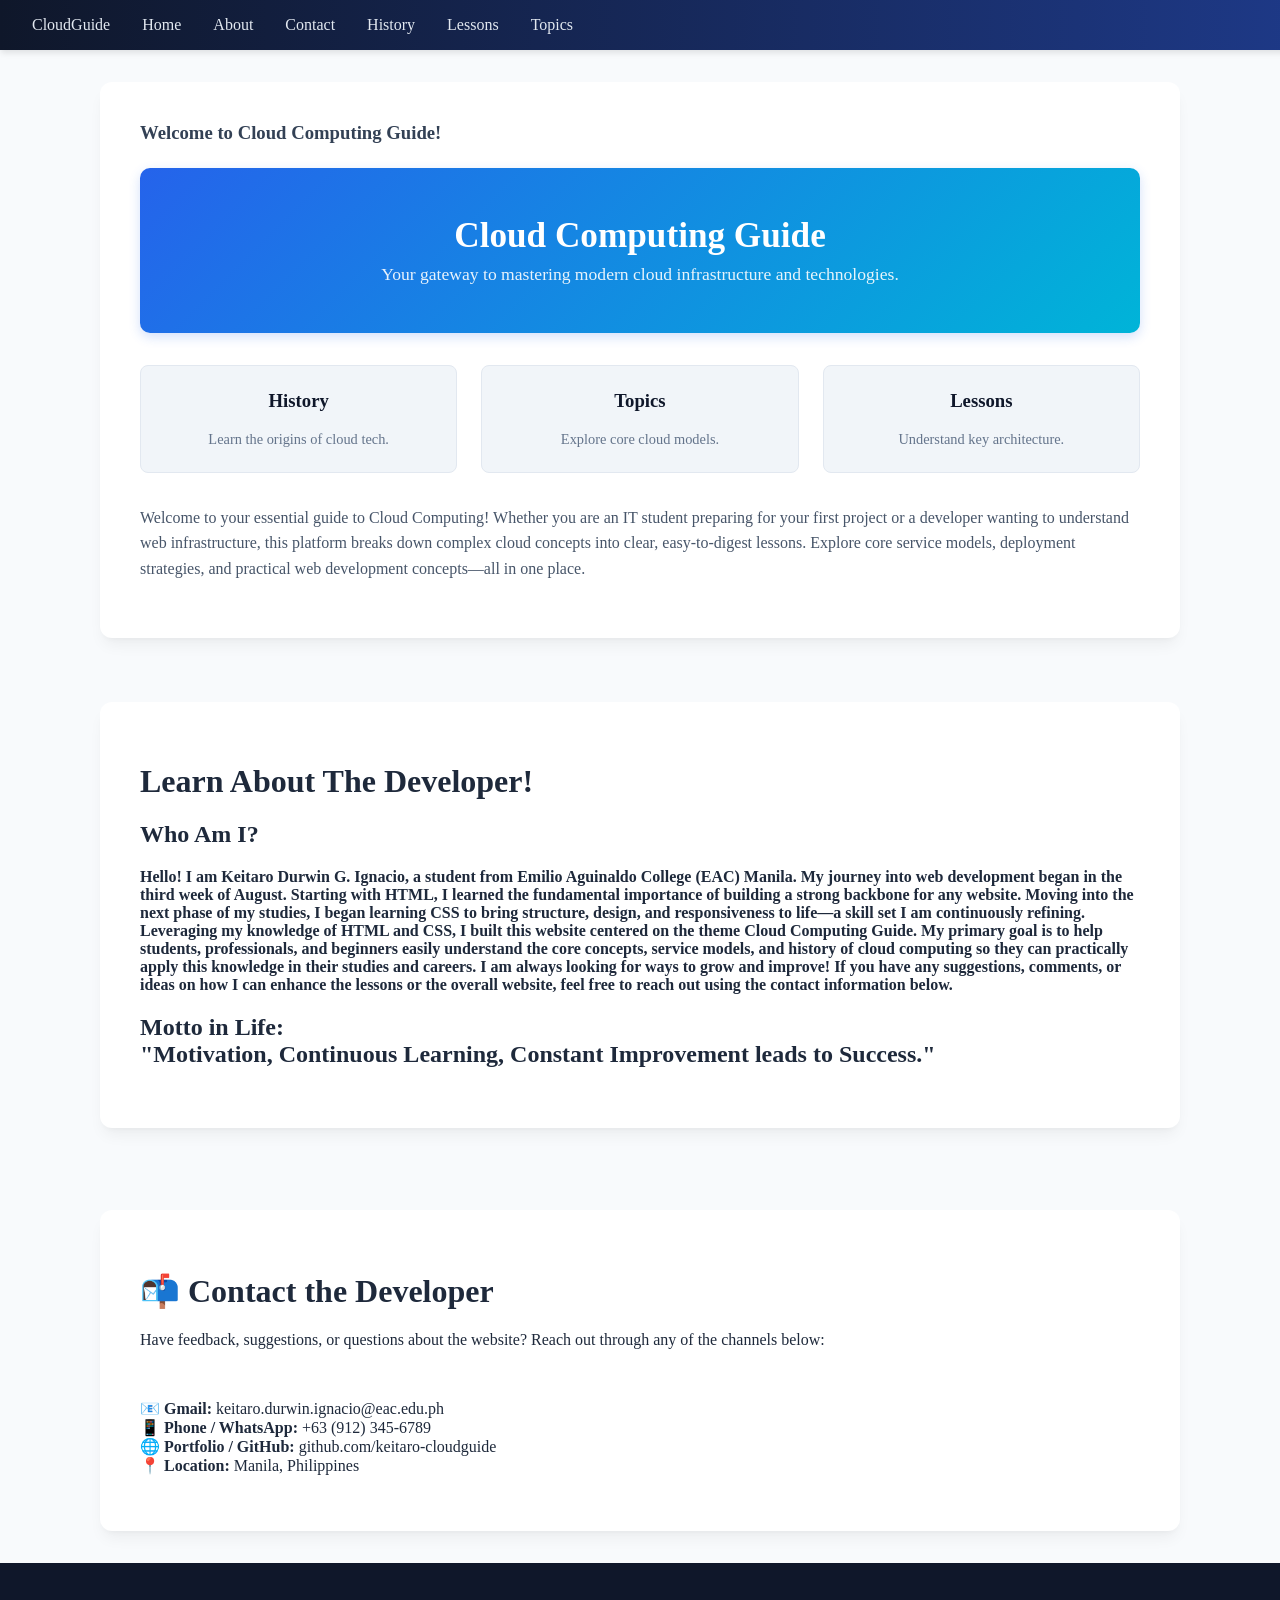
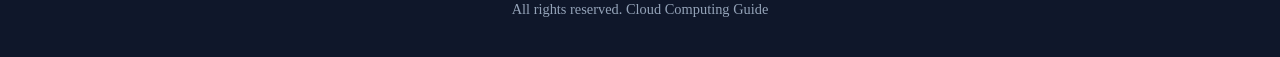
<file: index.html>
<!DOCTYPE html>
<html>
<head>
  <meta charset="UTF-8">
  <meta name="viewport" content="width=device-width, initial-scale=1">
  <link rel="stylesheet" href="ProjectPeta.css">
  <title>Cloud Computing Guide</title>
</head>

<body>
  <nav class="nav"> 
    <ul> 
    <li> <a href="ProjectPeta.html"> CloudGuide</a></li>
      <li><a href="ProjectPeta.html">Home</a></li>
      <li><a href="ProjectPeta.html#about">About</a></li>
      <li><a href="ProjectPeta.html#contact">Contact</a></li>
      <li><a href="HistoryProjectPeta.html">History</a></li>
      <li><a href="LessonsProjectPeta.html">Lessons</a></li>
      <li><a href="TopicsProjectPeta.html">Topics</a></li>
    </ul>
  </nav>
  
  <div class="main-container">
    <div class="SmallH">
      <h3>Welcome to Cloud Computing Guide!</h3>
    </div>
    

    <div class="sub-logo">
      <h1>Cloud Computing Guide</h1>
      <p>Your gateway to mastering modern cloud infrastructure and technologies.</p>
    </div>

    <div class="card-row">
      <a href="HistoryProjectPeta.html" class="card-link">
        <div class="card">
          <h3>History</h3>
          <p>Learn the origins of cloud tech.</p>
        </div>
      </a>

      <a href="TopicsProjectPeta.html" class="card-link">
        <div class="card">
          <h3>Topics</h3>
          <p>Explore core cloud models.</p>
        </div>
      </a>

      <a href="LessonsProjectPeta.html" class="card-link">
        <div class="card">
          <h3>Lessons</h3>
          <p>Understand key architecture.</p>
        </div>
      </a>
    </div>
    
    <div class="Subparagraph">
      <p>Welcome to your essential guide to Cloud Computing! Whether you are an IT student preparing for your first project or a developer wanting to understand web infrastructure, this platform breaks down complex cloud concepts into clear, easy-to-digest lessons. Explore core service models, deployment strategies, and practical web development concepts—all in one place.</p>
    </div>
  </div>
  
<div class="Aboutcon" section id="about">
  <h1>Learn About The Developer!</h1>
  <h2>Who Am I?</h2>
  <p><strong>Hello! I am Keitaro Durwin G. Ignacio, a student from Emilio Aguinaldo College (EAC) Manila.

My journey into web development began in the third week of August. Starting with HTML, I learned the fundamental importance of building a strong backbone for any website. Moving into the next phase of my studies, I began learning CSS to bring structure, design, and responsiveness to life—a skill set I am continuously refining.

Leveraging my knowledge of HTML and CSS, I built this website centered on the theme Cloud Computing Guide. My primary goal is to help students, professionals, and beginners easily understand the core concepts, service models, and history of cloud computing so they can practically apply this knowledge in their studies and careers.

I am always looking for ways to grow and improve! If you have any suggestions, comments, or ideas on how I can enhance the lessons or the overall website, feel free to reach out using the contact information below.</strong></p>
  <h2><strong>Motto in Life:</strong> <br> "Motivation, Continuous Learning, Constant Improvement leads to Success."</h2>
</div>

<br>


<div class="Aboutcon" section id="contact">
  <h1>📬 Contact the Developer</h1>
  <p>Have feedback, suggestions, or questions about the website? Reach out through any of the channels below:</p>
  <br>
  <p>
    <strong>📧 Gmail:</strong> keitaro.durwin.ignacio@eac.edu.ph<br>
    <strong>📱 Phone / WhatsApp:</strong> +63 (912) 345-6789<br>
    <strong>🌐 Portfolio / GitHub:</strong> github.com/keitaro-cloudguide<br>
    <strong>📍 Location:</strong> Manila, Philippines
  </p>
</div>
</div>

  <footer class="footer1">
    <p> All rights reserved. Cloud Computing Guide</p>
  </footer>
</body>

</html>
</file>
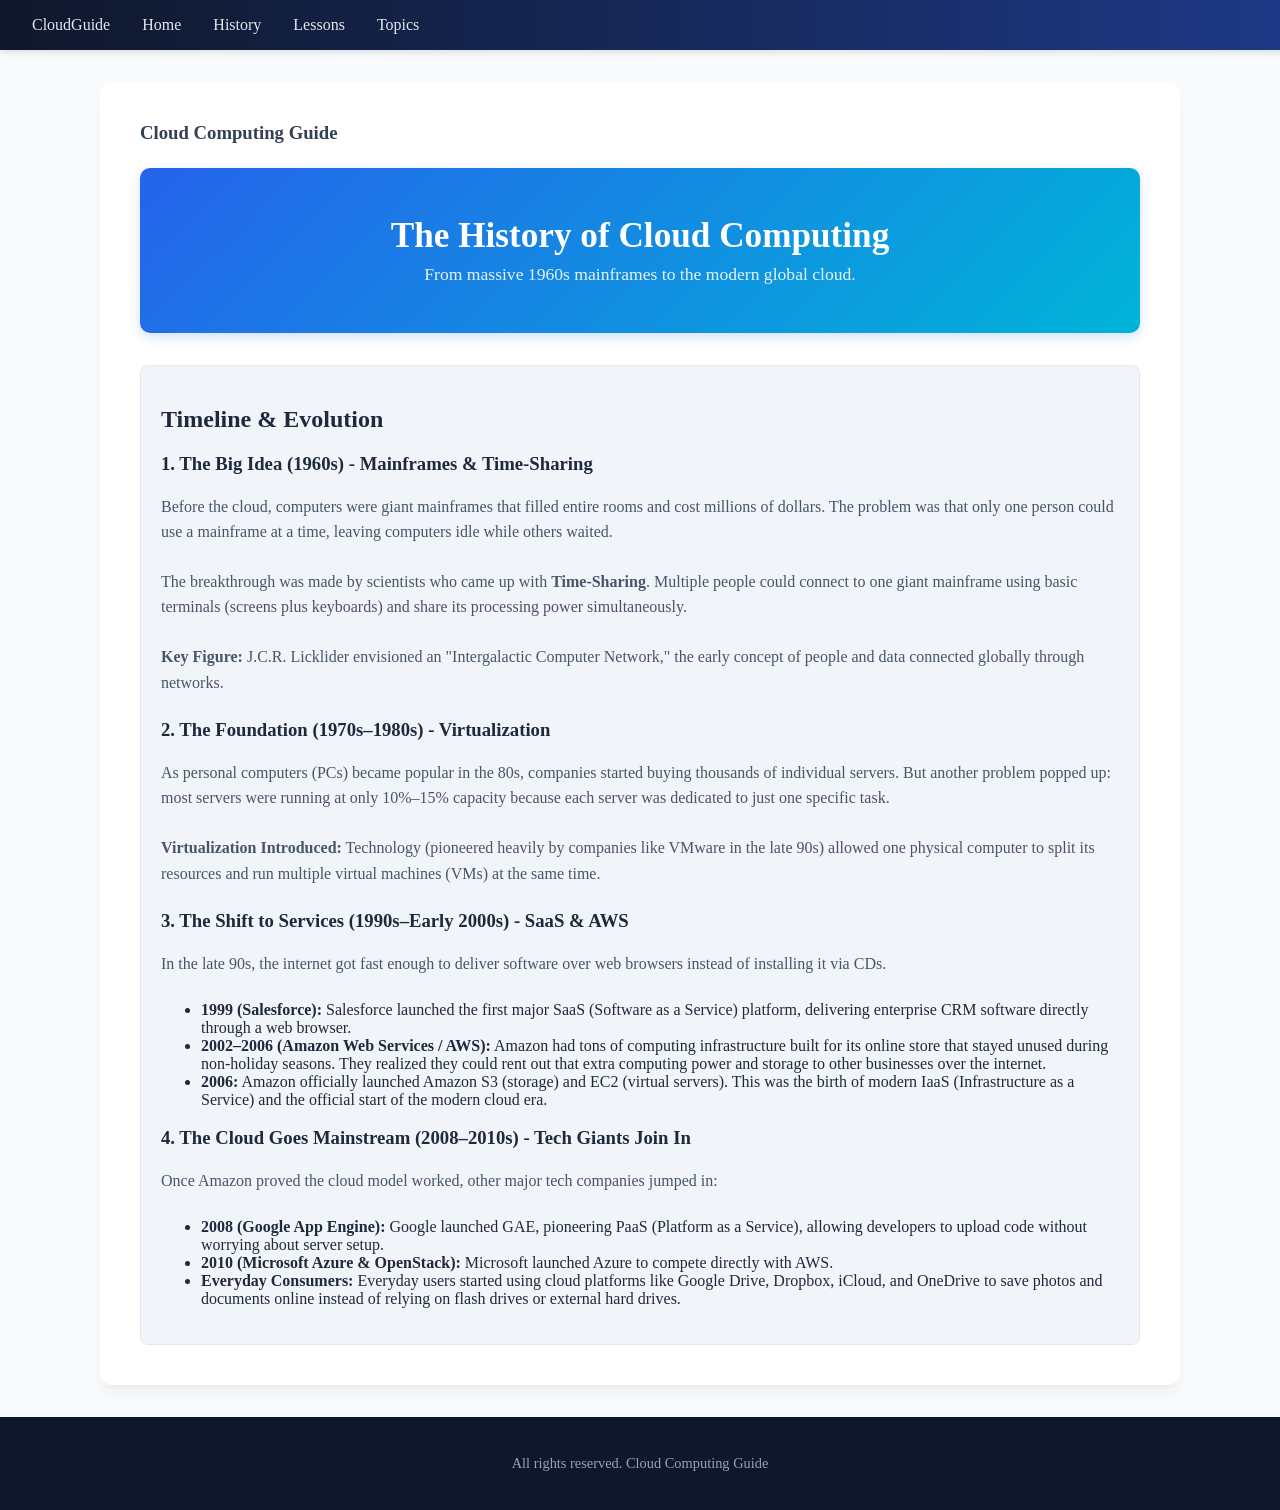
<file: HistoryProjectPeta.html>
<!DOCTYPE html>
<html>
<head>
  <meta charset="UTF-8">
  <meta name="viewport" content="width=device-width, initial-scale=1">
  <link rel="stylesheet" href="ProjectPeta.css">
  <title>Cloud Computing Guide</title>
    <nav class="nav"> 
        <ul> 
    <li> <a href="ProjectPeta.html"> CloudGuide</a></li>
      <li><a href="ProjectPeta.html">Home</a></li>
      <li><a href="HistoryProjectPeta.html">History</a></li>
      <li><a href="LessonsProjectPeta.html">Lessons</a></li>
      <li><a href="TopicsProjectPeta.html">Topics</a></li>
    </ul>
  </nav>
  </head>

<body>
  
  <div class="main-container">
    <div class="SmallH">
      <h3>Cloud Computing Guide</h3>
    </div>
    
    <!-- Hero Header matching main page theme -->
    <div class="sub-logo">
      <h1>The History of Cloud Computing</h1>
      <p>From massive 1960s mainframes to the modern global cloud.</p>
    </div>

    <div class="main-body">
      <h2>Timeline & Evolution</h2>

      <div class="history-section">
        <h3>1. The Big Idea (1960s) - Mainframes & Time-Sharing</h3>
        <p>Before the cloud, computers were giant mainframes that filled entire rooms and cost millions of dollars. The problem was that only one person could use a mainframe at a time, leaving computers idle while others waited.</p>
        <p>The breakthrough was made by scientists who came up with <strong>Time-Sharing</strong>. Multiple people could connect to one giant mainframe using basic terminals (screens plus keyboards) and share its processing power simultaneously.</p>
        <p><strong>Key Figure:</strong> J.C.R. Licklider envisioned an "Intergalactic Computer Network," the early concept of people and data connected globally through networks.</p>
      </div>

      <div class="history-section">
        <h3>2. The Foundation (1970s–1980s) - Virtualization</h3>
        <p>As personal computers (PCs) became popular in the 80s, companies started buying thousands of individual servers. But another problem popped up: most servers were running at only 10%–15% capacity because each server was dedicated to just one specific task.</p>
        <p><strong>Virtualization Introduced:</strong> Technology (pioneered heavily by companies like VMware in the late 90s) allowed one physical computer to split its resources and run multiple virtual machines (VMs) at the same time.</p>
      </div>

      <div class="history-section">
        <h3>3. The Shift to Services (1990s–Early 2000s) - SaaS & AWS</h3>
        <p>In the late 90s, the internet got fast enough to deliver software over web browsers instead of installing it via CDs.</p>
        <ul>
          <li><strong>1999 (Salesforce):</strong> Salesforce launched the first major SaaS (Software as a Service) platform, delivering enterprise CRM software directly through a web browser.</li>
          <li><strong>2002–2006 (Amazon Web Services / AWS):</strong> Amazon had tons of computing infrastructure built for its online store that stayed unused during non-holiday seasons. They realized they could rent out that extra computing power and storage to other businesses over the internet.</li>
          <li><strong>2006:</strong> Amazon officially launched Amazon S3 (storage) and EC2 (virtual servers). This was the birth of modern IaaS (Infrastructure as a Service) and the official start of the modern cloud era.</li>
        </ul>
      </div>

      <div class="history-section">
        <h3>4. The Cloud Goes Mainstream (2008–2010s) - Tech Giants Join In</h3>
        <p>Once Amazon proved the cloud model worked, other major tech companies jumped in:</p>
        <ul>
          <li><strong>2008 (Google App Engine):</strong> Google launched GAE, pioneering PaaS (Platform as a Service), allowing developers to upload code without worrying about server setup.</li>
          <li><strong>2010 (Microsoft Azure & OpenStack):</strong> Microsoft launched Azure to compete directly with AWS.</li>
          <li><strong>Everyday Consumers:</strong> Everyday users started using cloud platforms like Google Drive, Dropbox, iCloud, and OneDrive to save photos and documents online instead of relying on flash drives or external hard drives.</li>
        </ul>
      </div>
    </div>
  </div>

  <footer class="footer1">
    <p> All rights reserved. Cloud Computing Guide</p>
  </footer>
</body>

</html>
</file>
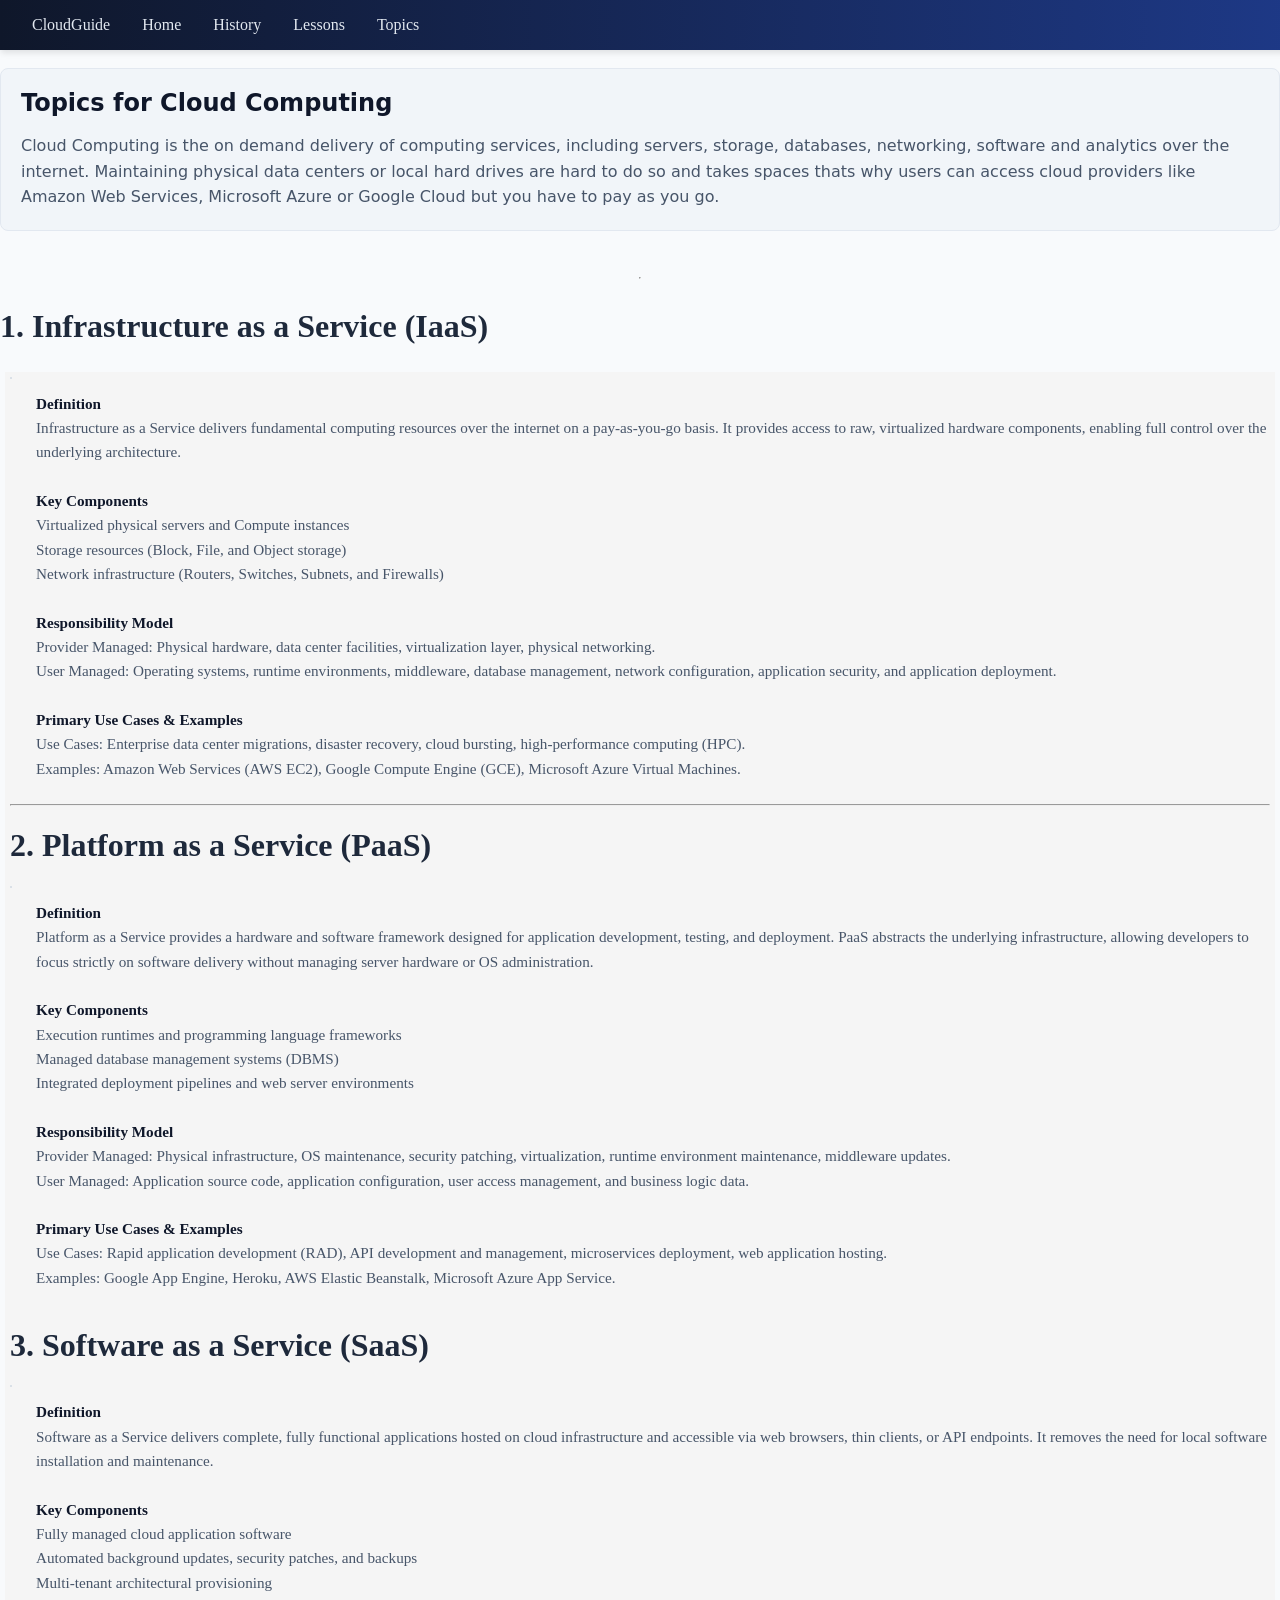
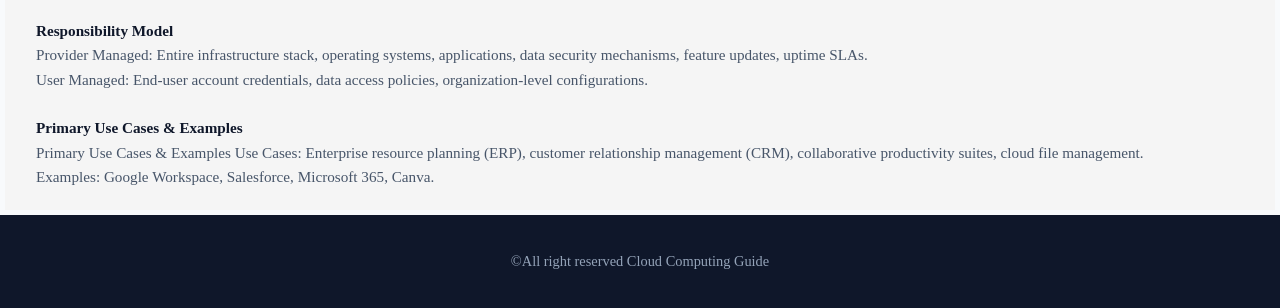
<file: LessonsProjectPeta.html>
<!DOCTYPE html>
<html>
<head>
  <meta charset="UTF-8">
  <meta name="viewport" content="width=device-width, initial-scale=1">
  <link rel="stylesheet" href="ProjectPeta.css">
  <title> Cloud Computing Guide </title>

  <nav class="nav"> 
       <ul> 
    <li> <a href="ProjectPeta.html"> CloudGuide</a></li>
      <li><a href="ProjectPeta.html">Home</a></li>
      <li><a href="HistoryProjectPeta.html">History</a></li>
      <li><a href="LessonsProjectPeta.html">Lessons</a></li>
      <li><a href="TopicsProjectPeta.html">Topics</a></li>
    </ul>
  </nav>
</head>


<body>

<br>
<body>

   
<body>
  
  <div class="main-body2">
    <h1> Topics for Cloud Computing </h1>
    <p> Cloud Computing is the on demand delivery of computing services, including servers, storage, databases, networking, software and analytics over the internet.
  Maintaining physical data centers or local hard drives are hard to do so and takes spaces thats why users can access cloud providers like Amazon Web Services, Microsoft Azure or Google Cloud but you have to pay as you go.
  </div>
  <br>
  <hr> 
  
  <h1> 1. Infrastructure as a Service (IaaS) </h1>
  
<div class="Sub1-main">
  
  <!-- First Section -->
  <div class="flex-wrapper">
    <div class="Sub1"></div>
    <p class="pone"> 
 <strong>Definition</strong><br>
    Infrastructure as a Service delivers fundamental computing resources over the internet on a pay-as-you-go basis. It provides access to raw, virtualized hardware components, enabling full control over the underlying architecture.<br><br>
    
    <strong>Key Components</strong><br>
    Virtualized physical servers and Compute instances <br>
Storage resources (Block, File, and Object storage) <br>
Network infrastructure (Routers, Switches, Subnets, and Firewalls)<br><br>
    
    <strong>Responsibility Model</strong><br>
    Provider Managed: Physical hardware, data center facilities, virtualization layer, physical networking.<br>
User Managed: Operating systems, runtime environments, middleware, database management, network configuration, application security, and application deployment.<br><br>
    
    <strong>Primary Use Cases & Examples</strong><br>
    Use Cases: Enterprise data center migrations, disaster recovery, cloud bursting, high-performance computing (HPC). <br>
Examples: Amazon Web Services (AWS EC2), Google Compute Engine (GCE), Microsoft Azure Virtual Machines.
  </p>
  </div>
  
  <hr>
  
    <h1>2. Platform as a Service (PaaS) </h1>
  <!-- Second Section -->
  <div class="flex-wrapper">
    <div class="Sub2"></div>
    <p class="pone"> 
    <strong>Definition</strong><br>
    Platform as a Service provides a hardware and software framework designed for application development, testing, and deployment. PaaS abstracts the underlying infrastructure, allowing developers to focus strictly on software delivery without managing server hardware or OS administration.<br><br>
    
    <strong>Key Components</strong><br>
    Execution runtimes and programming language frameworks <br>
Managed database management systems (DBMS) <br> 
Integrated deployment pipelines and web server environments<br><br>
    
    <strong>Responsibility Model</strong><br>
    Provider Managed: Physical infrastructure, OS maintenance, security patching, virtualization, runtime environment maintenance, middleware updates. <br>
      User Managed: Application source code, application configuration, user access management, and business logic data.<br><br>
    
    <strong>Primary Use Cases & Examples</strong><br>
    Use Cases: Rapid application development (RAD), API development and management, microservices deployment, web application hosting. <br>
    Examples: Google App Engine, Heroku, AWS Elastic Beanstalk, Microsoft Azure App Service.
  </p>
  </div>
<h1>3. Software as a Service (SaaS)</h1>
<!-- Third Section -->
<div class="flex-wrapper">
  <div class="Sub3"></div>
  <p class="pone"> 
    <strong>Definition</strong><br>
    Software as a Service delivers complete, fully functional applications hosted on cloud infrastructure and accessible via web browsers, thin clients, or API endpoints. It removes the need for local software installation and maintenance.<br><br>
    
    <strong>Key Components</strong><br>
    Fully managed cloud application software<br>
    Automated background updates, security patches, and backups<br>
    Multi-tenant architectural provisioning<br><br>
    
    <strong>Responsibility Model</strong><br>
    Provider Managed: Entire infrastructure stack, operating systems, applications, data security mechanisms, feature updates, uptime SLAs.<br>
    User Managed: End-user account credentials, data access policies, organization-level configurations.<br><br>
    
    <strong>Primary Use Cases & Examples</strong><br>
    Primary Use Cases & Examples
      Use Cases: Enterprise resource planning (ERP), customer relationship management (CRM), collaborative productivity suites, cloud file management.
      <br> 
        Examples: Google Workspace, Salesforce, Microsoft 365, Canva.
  </p>
</div>
</div>

  
  <footer class="footer1">
  <p> ©All right reserved Cloud Computing Guide </p>
</footer>
  
</body>
</html>
</file>
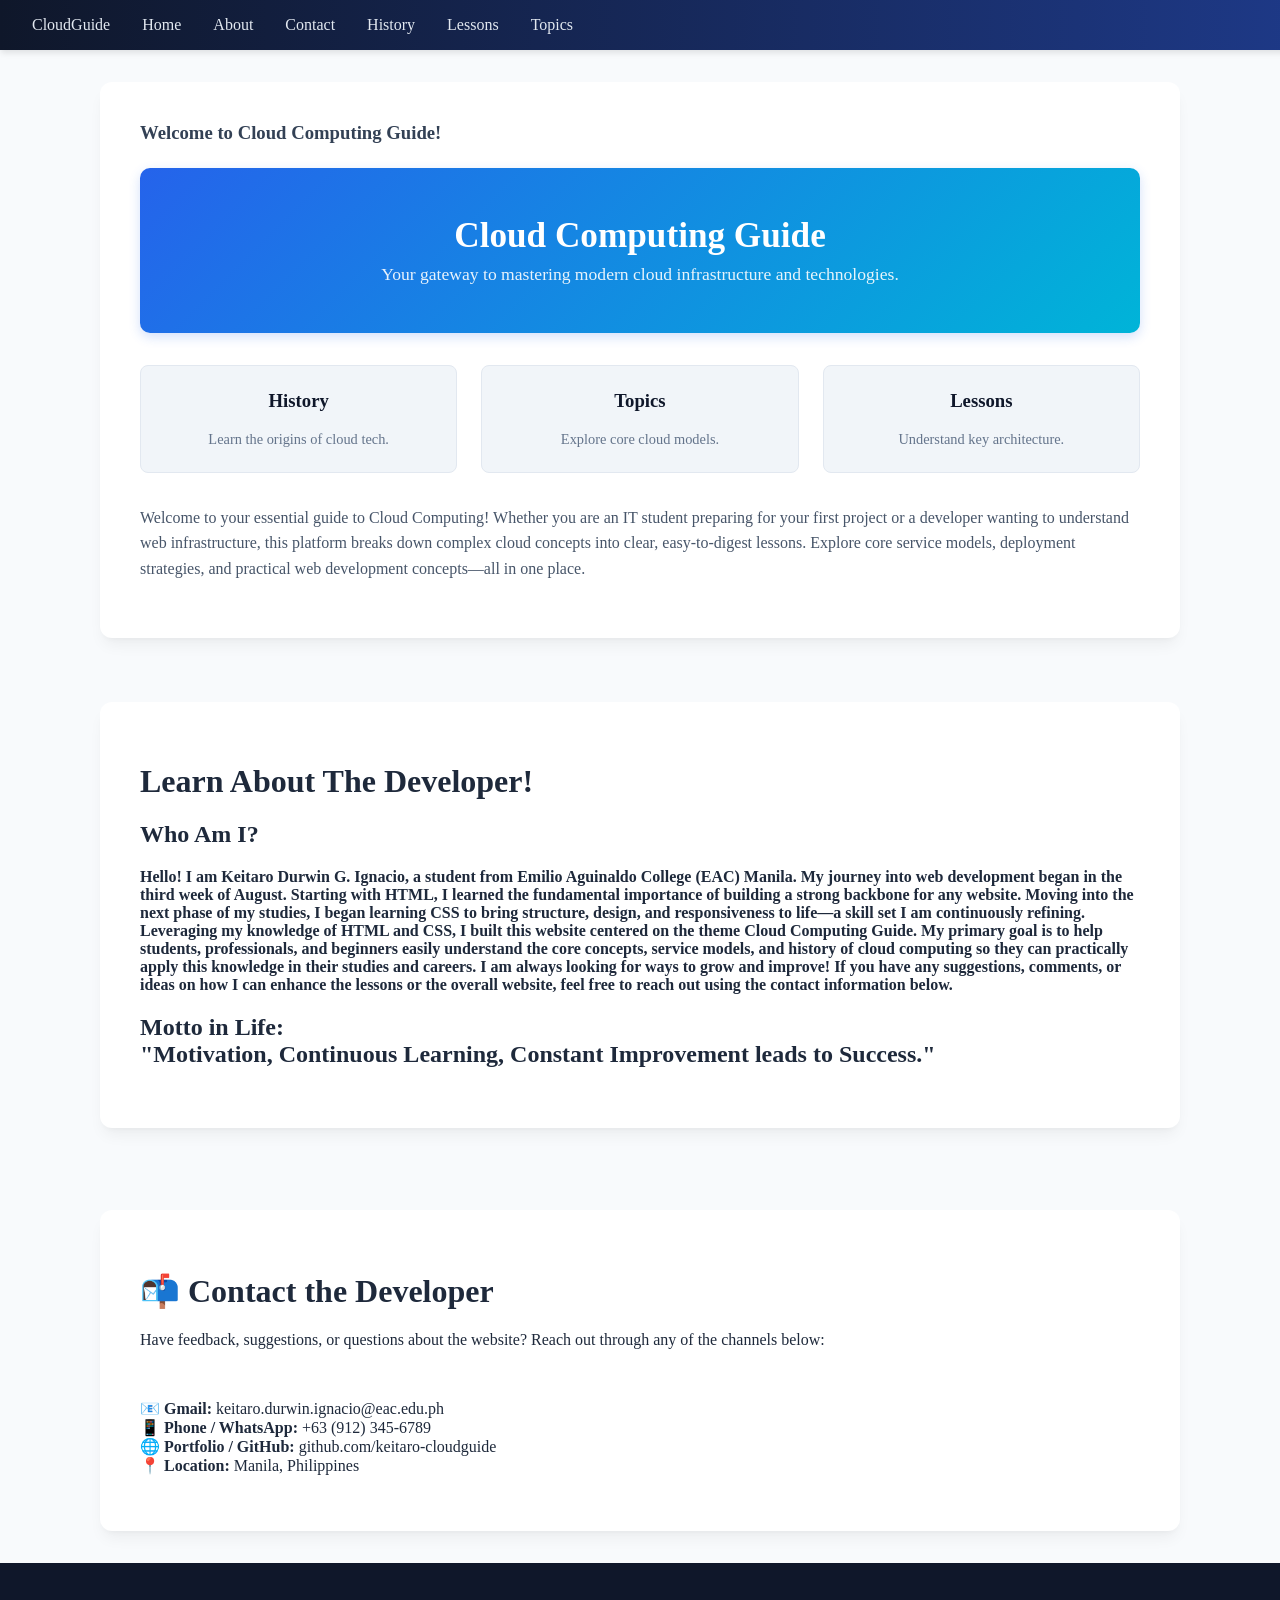
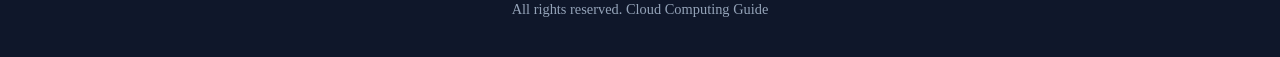
<file: ProjectPeta.html>
<!DOCTYPE html>
<html>
<head>
  <meta charset="UTF-8">
  <meta name="viewport" content="width=device-width, initial-scale=1">
  <link rel="stylesheet" href="ProjectPeta.css">
  <title>Cloud Computing Guide</title>
</head>

<body>
  <nav class="nav"> 
    <ul> 
    <li> <a href="ProjectPeta.html"> CloudGuide</a></li>
      <li><a href="ProjectPeta.html">Home</a></li>
      <li><a href="ProjectPeta.html#about">About</a></li>
      <li><a href="ProjectPeta.html#contact">Contact</a></li>
      <li><a href="HistoryProjectPeta.html">History</a></li>
      <li><a href="LessonsProjectPeta.html">Lessons</a></li>
      <li><a href="TopicsProjectPeta.html">Topics</a></li>
    </ul>
  </nav>
  
  <div class="main-container">
    <div class="SmallH">
      <h3>Welcome to Cloud Computing Guide!</h3>
    </div>
    

    <div class="sub-logo">
      <h1>Cloud Computing Guide</h1>
      <p>Your gateway to mastering modern cloud infrastructure and technologies.</p>
    </div>

    <div class="card-row">
      <a href="HistoryProjectPeta.html" class="card-link">
        <div class="card">
          <h3>History</h3>
          <p>Learn the origins of cloud tech.</p>
        </div>
      </a>

      <a href="TopicsProjectPeta.html" class="card-link">
        <div class="card">
          <h3>Topics</h3>
          <p>Explore core cloud models.</p>
        </div>
      </a>

      <a href="LessonsProjectPeta.html" class="card-link">
        <div class="card">
          <h3>Lessons</h3>
          <p>Understand key architecture.</p>
        </div>
      </a>
    </div>
    
    <div class="Subparagraph">
      <p>Welcome to your essential guide to Cloud Computing! Whether you are an IT student preparing for your first project or a developer wanting to understand web infrastructure, this platform breaks down complex cloud concepts into clear, easy-to-digest lessons. Explore core service models, deployment strategies, and practical web development concepts—all in one place.</p>
    </div>
  </div>
  
<div class="Aboutcon" section id="about">
  <h1>Learn About The Developer!</h1>
  <h2>Who Am I?</h2>
  <p><strong>Hello! I am Keitaro Durwin G. Ignacio, a student from Emilio Aguinaldo College (EAC) Manila.

My journey into web development began in the third week of August. Starting with HTML, I learned the fundamental importance of building a strong backbone for any website. Moving into the next phase of my studies, I began learning CSS to bring structure, design, and responsiveness to life—a skill set I am continuously refining.

Leveraging my knowledge of HTML and CSS, I built this website centered on the theme Cloud Computing Guide. My primary goal is to help students, professionals, and beginners easily understand the core concepts, service models, and history of cloud computing so they can practically apply this knowledge in their studies and careers.

I am always looking for ways to grow and improve! If you have any suggestions, comments, or ideas on how I can enhance the lessons or the overall website, feel free to reach out using the contact information below.</strong></p>
  <h2><strong>Motto in Life:</strong> <br> "Motivation, Continuous Learning, Constant Improvement leads to Success."</h2>
</div>

<br>


<div class="Aboutcon" section id="contact">
  <h1>📬 Contact the Developer</h1>
  <p>Have feedback, suggestions, or questions about the website? Reach out through any of the channels below:</p>
  <br>
  <p>
    <strong>📧 Gmail:</strong> keitaro.durwin.ignacio@eac.edu.ph<br>
    <strong>📱 Phone / WhatsApp:</strong> +63 (912) 345-6789<br>
    <strong>🌐 Portfolio / GitHub:</strong> github.com/keitaro-cloudguide<br>
    <strong>📍 Location:</strong> Manila, Philippines
  </p>
</div>
</div>

  <footer class="footer1">
    <p> All rights reserved. Cloud Computing Guide</p>
  </footer>
</body>

</html>
</file>
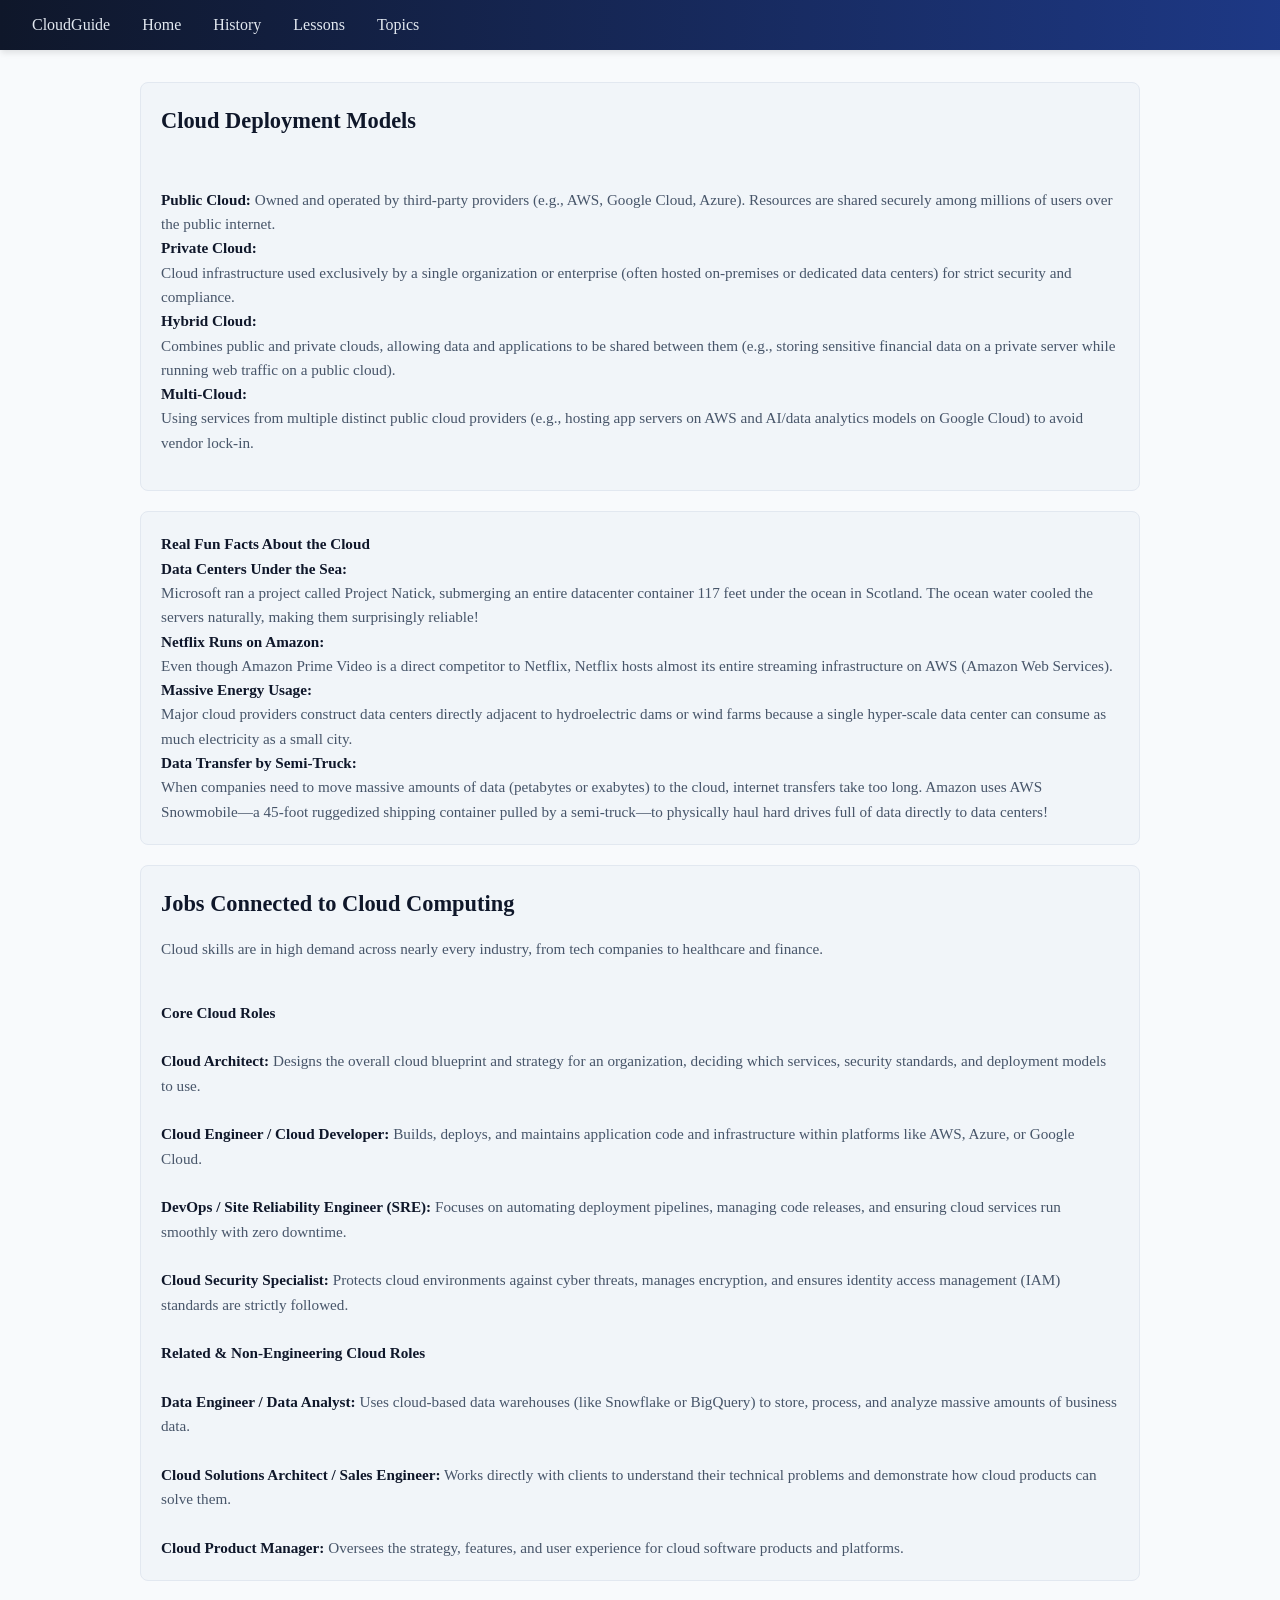
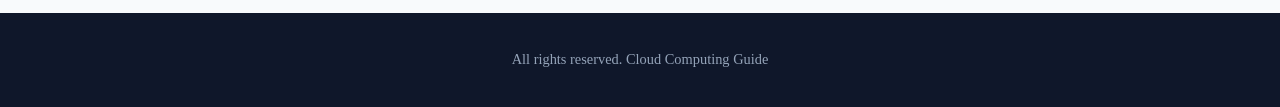
<file: TopicsProjectPeta.html>
<!DOCTYPE html>
<html>
<head>
  <meta charset="UTF-8">
  <meta name="viewport" content="width=device-width, initial-scale=1">
  <link rel="stylesheet" href="ProjectPeta.css">
  <title>Cloud Computing Guide</title>
    <nav class="nav"> 
       <ul> 
    <li> <a href="ProjectPeta.html"> CloudGuide</a></li>
      <li><a href="ProjectPeta.html">Home</a></li>
      <li><a href="HistoryProjectPeta.html">History</a></li>
      <li><a href="LessonsProjectPeta.html">Lessons</a></li>
      <li><a href="TopicsProjectPeta.html">Topics</a></li>
    </ul>
  </nav>
</head>

<body>
<div class="mainbody">
<div class="Lesson1">
  <h1> Cloud Deployment Models </h1> <br>
  <p> <strong> Public Cloud: </strong> Owned and operated by third-party providers (e.g., AWS, Google Cloud, Azure). Resources are shared securely among millions of users over the public internet. <br>
    <strong> Private Cloud: </strong> <br> Cloud infrastructure used exclusively by a single organization or enterprise (often hosted on-premises or dedicated data centers) for strict security and compliance. <br>
      <strong> Hybrid Cloud: </strong> <br> Combines public and private clouds, allowing data and applications to be shared between them (e.g., storing sensitive financial data on a private server while running web traffic on a public cloud). <br>
      <strong> Multi-Cloud: </strong> <br>
      Using services from multiple distinct public cloud providers (e.g., hosting app servers on AWS and AI/data analytics models on Google Cloud) to avoid vendor lock-in.
  </p>
</div>
<div class="Lesson2">
  <strong> Real Fun Facts About the Cloud </strong> <br>
  <strong> Data Centers Under the Sea: </strong> <br>  Microsoft ran a project called Project Natick, submerging an entire datacenter container 117 feet under the ocean in Scotland. The ocean water cooled the servers naturally, making them surprisingly reliable! <br> <strong> Netflix Runs on Amazon: </strong> <br> Even though Amazon Prime Video is a direct competitor to Netflix, Netflix hosts almost its entire streaming infrastructure on AWS (Amazon Web Services). <br>
 <strong> Massive Energy Usage: </strong> <br>  Major cloud providers construct data centers directly adjacent to hydroelectric dams or wind farms because a single hyper-scale data center can consume as much electricity as a small city. <br>
<strong> Data Transfer by Semi-Truck: </strong> <br> When companies need to move massive amounts of data (petabytes or exabytes) to the cloud, internet transfers take too long. Amazon uses AWS Snowmobile—a 45-foot ruggedized shipping container pulled by a semi-truck—to physically haul hard drives full of data directly to data centers!
</div>
<div class="Lesson3">
        <h1> Jobs Connected to Cloud Computing</h1>
        <p>Cloud skills are in high demand across nearly every industry, from tech companies to healthcare and finance.</p>
        
        <br>
        <strong> Core Cloud Roles</strong><br><br>
        <strong>Cloud Architect:</strong> Designs the overall cloud blueprint and strategy for an organization, deciding which services, security standards, and deployment models to use.<br><br>
        <strong>Cloud Engineer / Cloud Developer:</strong> Builds, deploys, and maintains application code and infrastructure within platforms like AWS, Azure, or Google Cloud.<br><br>
        <strong>DevOps / Site Reliability Engineer (SRE):</strong> Focuses on automating deployment pipelines, managing code releases, and ensuring cloud services run smoothly with zero downtime.<br><br>
        <strong>Cloud Security Specialist:</strong> Protects cloud environments against cyber threats, manages encryption, and ensures identity access management (IAM) standards are strictly followed.<br><br>
        
        <strong> Related & Non-Engineering Cloud Roles</strong><br><br>
        <strong>Data Engineer / Data Analyst:</strong> Uses cloud-based data warehouses (like Snowflake or BigQuery) to store, process, and analyze massive amounts of business data.<br><br>
        <strong>Cloud Solutions Architect / Sales Engineer:</strong> Works directly with clients to understand their technical problems and demonstrate how cloud products can solve them.<br><br>
        <strong>Cloud Product Manager:</strong> Oversees the strategy, features, and user experience for cloud software products and platforms.
      </div>
</div>

    <footer class="footer1">
    <p> All rights reserved. Cloud Computing Guide</p>
  </footer>
</body>

</html>
</file>
<file: ProjectPeta.css>
/* Global Styles */
body {
  font-family: 'Times New Roman', Times, serif;
  background-color: #f8fafc;
  color: #1e293b;
  margin: 0;
  padding: 0;
  display: flex;
  flex-direction: column;
  min-height: 100vh;
}

/* Navigation Bar */
.nav {
  background: linear-gradient(to right, #0f172a, #1e3a8a);
  padding: 1rem 2rem;
  box-shadow: 0 4px 6px -1px rgba(0, 0, 0, 0.1);
  position: sticky;
  top: 0;
  z-index: 1000; 
  width: 100%;
}

.nav ul {
  display: flex;
  justify-content: flex-start;
  gap: 2rem;
  list-style-type: none; 
  margin: 0;
  padding: 0;
  flex-wrap: wrap; 
}


.nav li a {
  display: block;
  color: #e2e8f0;
  text-decoration: none;
  font-weight: 500;
  transition: color 0.2s ease;
}

.nav li a:hover {
  color: #60a5fa;
}

/* Main Container */
.main-container {
  max-width: 1000px;
  width: 90%;
  margin: 2rem auto;
  background-color: #ffffff;
  border-radius: 12px;
  box-shadow: 0 10px 15px -3px rgba(0, 0, 0, 0.05), 0 4px 6px -4px rgba(0, 0, 0, 0.05);
  padding: 2.5rem;
  flex: 1;
}

.SmallH h3 {
  color: #334155;
  margin-top: 0;
}

/* Remade Banner Box (.sub-logo) */
.sub-logo {
  background: linear-gradient(135deg, #2563eb, #00b4d8);
  color: white;
  border-radius: 10px;
  padding: 3rem 2rem;
  margin: 1.5rem 0 2rem 0;
  text-align: center;
  box-shadow: 0 4px 12px rgba(37, 99, 235, 0.2);
}

.sub-logo h1 {
  margin: 0 0 0.5rem 0;
  font-size: 2.2rem;
}

.sub-logo p {
  margin: 0;
  font-size: 1.1rem;
  opacity: 0.9;
}

/* Cards */
.card-row {
  display: flex;
  justify-content: space-between;
  gap: 1.5rem;
  margin-bottom: 2rem;
  flex-wrap: wrap; 
}

.card-link {
  flex: 1 1 250px; 
  text-decoration: none;
  color: inherit;
}

.card {
  background-color: #f1f5f9;
  border: 1px solid #e2e8f0;
  border-radius: 8px;
  padding: 1.5rem;
  text-align: center;
  transition: transform 0.2s ease, box-shadow 0.2s ease, background-color 0.2s ease;
  cursor: pointer;
}

.card h3 {
  margin-top: 0;
  color: #0f172a;
}

.card p {
  font-size: 0.9rem;
  color: #64748b;
  margin-bottom: 0;
}

.card-link:hover .card {
  transform: translateY(-4px);
  box-shadow: 0 10px 20px rgba(0, 0, 0, 0.08);
  background-color: #e0f2fe;
  border-color: #bae6fd;
}

/* Subparagraph */
.Subparagraph p {
  color: #475569;
  line-height: 1.6;
}

/* Footer */
.footer1 {
  background-color: #0f172a;
  color: #94a3b8;
  text-align: center;
  padding: 1.5rem;
  margin-top: auto;
  font-size: 0.9rem;
}

.Aboutcon {
  max-width: 1000px;
  width: 90%;
  margin: 2rem auto;
  background-color: #ffffff;
  border-radius: 12px;
  box-shadow: 0 10px 15px -3px rgba(0, 0, 0, 0.05), 0 4px 6px -4px rgba(0, 0, 0, 0.05);
  padding: 2.5rem;
  flex: 1;
}


/* HistoryProjectPeta.html */

.main-body {
  background-color: #f1f5f9;
  border-radius: 8px;
  border: 1px solid #e2e8f0;
  color: #1e293b;
  padding: 20px;
  margin-top: 15px;
}

.main-body h1 {
  color: #0f172a;
  font-size: 1.5rem;
  margin-top: 0;
  margin-bottom: 1rem;
}

.main-body p {
  color: #475569;
  line-height: 1.6;
  margin-bottom: 1.5rem;
}


/* TopicsProjectPeta.html */

.main-body2 {
  background-color: #f1f5f9 !important;
  border-radius: 8px !important;
  border: 1px solid #e2e8f0 !important;
  color: #1e293b !important;
  padding: 20px !important;
  font-family: system-ui, -apple-system, BlinkMacSystemFont, "Segoe UI", Roboto, sans-serif !important;
  margin-bottom: 20px;
}

.main-body2 h1 {
  color: #0f172a;
  font-size: 1.5rem;
  margin-top: 0;
  margin-bottom: 1rem;
}

.main-body2 p {
  color: #475569;
  line-height: 1.6;
  margin: 0;
}

.topic-section-title {
  color: #1e3a8a;
  font-size: 1.3rem;
  margin-top: 1.5rem;
  margin-bottom: 1rem;
}

.Sub1, .Sub2, .Sub3 {
  background-color: #e2e8f0 !important;
  color: #1e293b !important;
  border: 1px solid #cbd5e1 !important;
  border-radius: 8px !important;
  box-shadow: 0 2px 4px rgba(0, 0, 0, 0.04);
}


.pone {
  color: #475569 !important;
  line-height: 1.6;
  font-size: 0.95rem;
  flex: 1;
}

.pone strong {
  color: #0f172a;
}

/* Flex Wrapper for Lessons page */
.flex-wrapper {
  display: flex;
  gap: 1.5rem;
  align-items: flex-start;
}

@media (max-width: 768px) {
  .flex-wrapper {
    flex-direction: column;
  }
  
  .Sub1, .Sub2, .Sub3 {
    width: 100% !important;
    height: 150px !important;
  }
}

.Sub1-main {
  margin: 5px;
  background-color: whitesmoke;
  padding: 5px;
}
/* Lessons Page Content Styling */
.mainbody {
  display: flex;
  flex-direction: column;
  gap: 20px;
  max-width: 1000px;
  width: 90%;
  margin: 2rem auto;
}

.Lesson1, .Lesson2, .Lesson3{
  background-color: #f1f5f9;
  border: 1px solid #e2e8f0;
  border-radius: 8px;
  padding: 20px;
  color: #1e293b;
  line-height: 1.6;
}

.Lesson1 h1, .Lesson3 h1, .Lesson2 h1 {
  color: #0f172a;
  font-size: 1.4rem;
  margin-top: 0;
  margin-bottom: 0.5rem;
}

.Lesson1 p, .Lesson2, .Lesson3 {
  font-size: 0.95rem;
  color: #475569;
}

.Lesson1 strong, .Lesson2 strong, .Lesson3 strong{
  color: #0f172a;
}

@media (max-width: 768px) {
  .nav ul {
    gap: 1rem; 
    justify-content: center;
  }
  
  .main-container, .Aboutcon, .mainbody {
    width: 95% !important;
    padding: 1rem !important;
    margin: 1rem auto !important;
  }

  .sub-logo {
    padding: 2rem 1rem;
  }

  .sub-logo h1 {
    font-size: 1.6rem;
  }

  .card-row {
    flex-direction: column;
  }
}

html {
    scroll-behavior: smooth;
}
</file>
